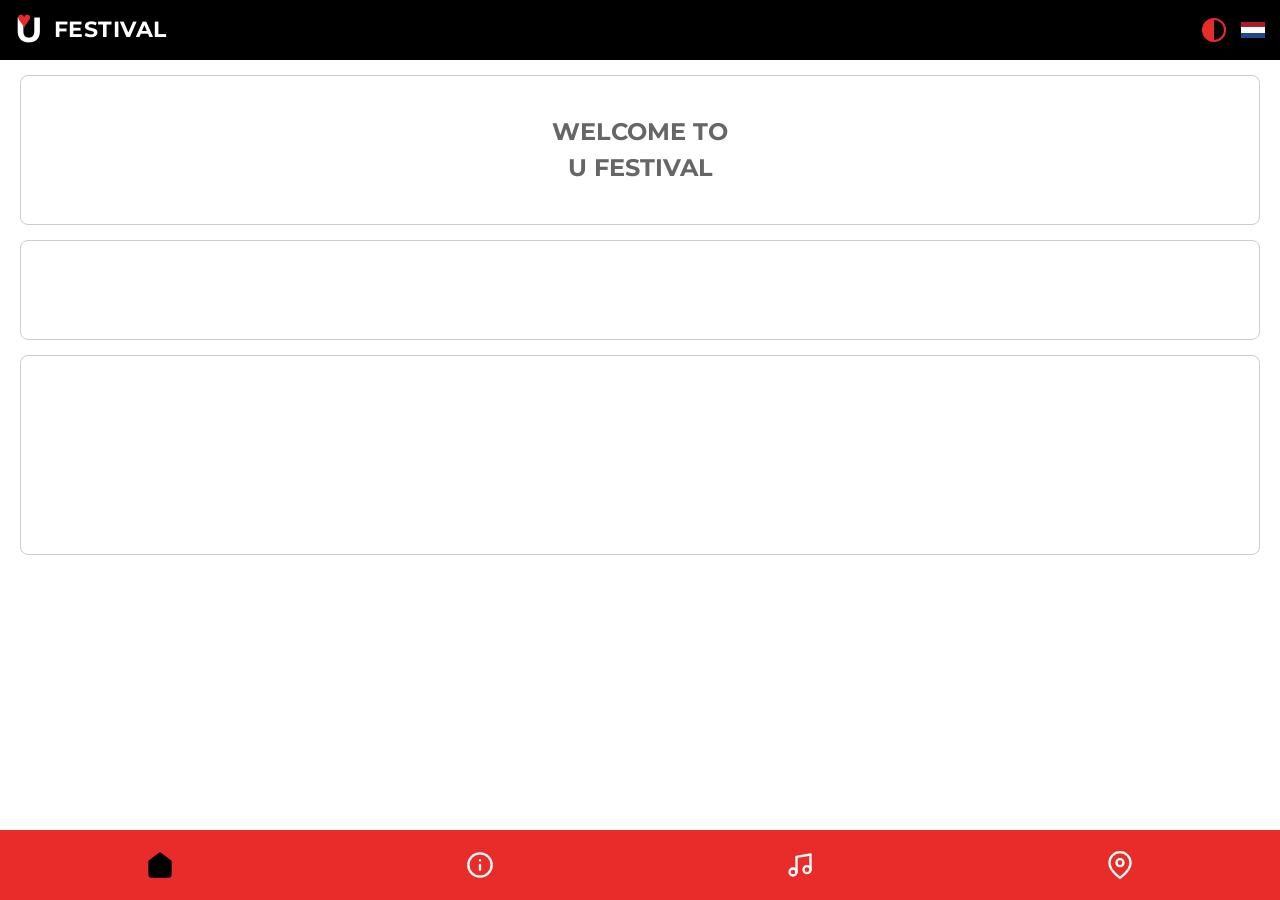
<file: index.html>
<!DOCTYPE html>
<html lang="nl" data-lang="nl">
<head>
  <meta charset="UTF-8">
  <meta name="viewport" content="width=device-width, initial-scale=1.0">
  <title>U Festival - Home</title>
  <link rel="manifest" href="manifest.json">
  <link rel="stylesheet" href="css/style.css">
</head>
<body>

  <!-- Header -->
  <header class="header">
    <div class="header__logo">
      <span class="header__logo-icon">U<span class="heart">♥</span></span>
      FESTIVAL
    </div>
    <div class="header__controls">
      <div class="theme-toggle" id="btn-theme"></div>
      <div class="lang-flag" id="btn-lang">
        <span></span><span></span><span></span>
      </div>
    </div>
  </header>

  <!-- Main Content (volgens wireframe 'Home') -->
  <main class="container">
    <div class="box-outline">WELCOME TO<br>U FESTIVAL</div>
    <div class="box-outline" style="min-height: 100px;"></div>
    <div class="box-outline" style="min-height: 200px;"></div>
  </main>

  <!-- Bottom Navigation -->
  <nav class="bottom-nav">
    <a href="index.html" class="nav-item active">
      <!-- Home SVG -->
      <svg class="nav-icon" viewBox="0 0 24 24"><path d="M3 9l9-7 9 7v11a2 2 0 0 1-2 2H5a2 2 0 0 1-2-2z"/><polyline points="9 22 9 12 15 12 15 22"/></svg>
    </a>
    <a href="info.html" class="nav-item">
      <!-- Info SVG -->
      <svg class="nav-icon nav-icon-info" viewBox="0 0 24 24"><circle cx="12" cy="12" r="10"/><line x1="12" y1="16" x2="12" y2="12"/><line x1="12" y1="8" x2="12.01" y2="8"/></svg>
    </a>
    <a href="programma.html" class="nav-item">
      <!-- Music SVG -->
      <svg class="nav-icon nav-icon-music" viewBox="0 0 24 24"><path d="M9 18V5l12-2v13"/><circle cx="6" cy="18" r="3"/><circle cx="18" cy="16" r="3"/></svg>
    </a>
    <a href="kaart.html" class="nav-item">
      <!-- Map Pin SVG -->
      <svg class="nav-icon" viewBox="0 0 24 24"><path d="M21 10c0 7-9 13-9 13s-9-6-9-13a9 9 0 0 1 18 0z"/><circle cx="12" cy="10" r="3"/></svg>
    </a>
  </nav>

  <script src="js/app.js"></script>
</body>
</html>
</file>
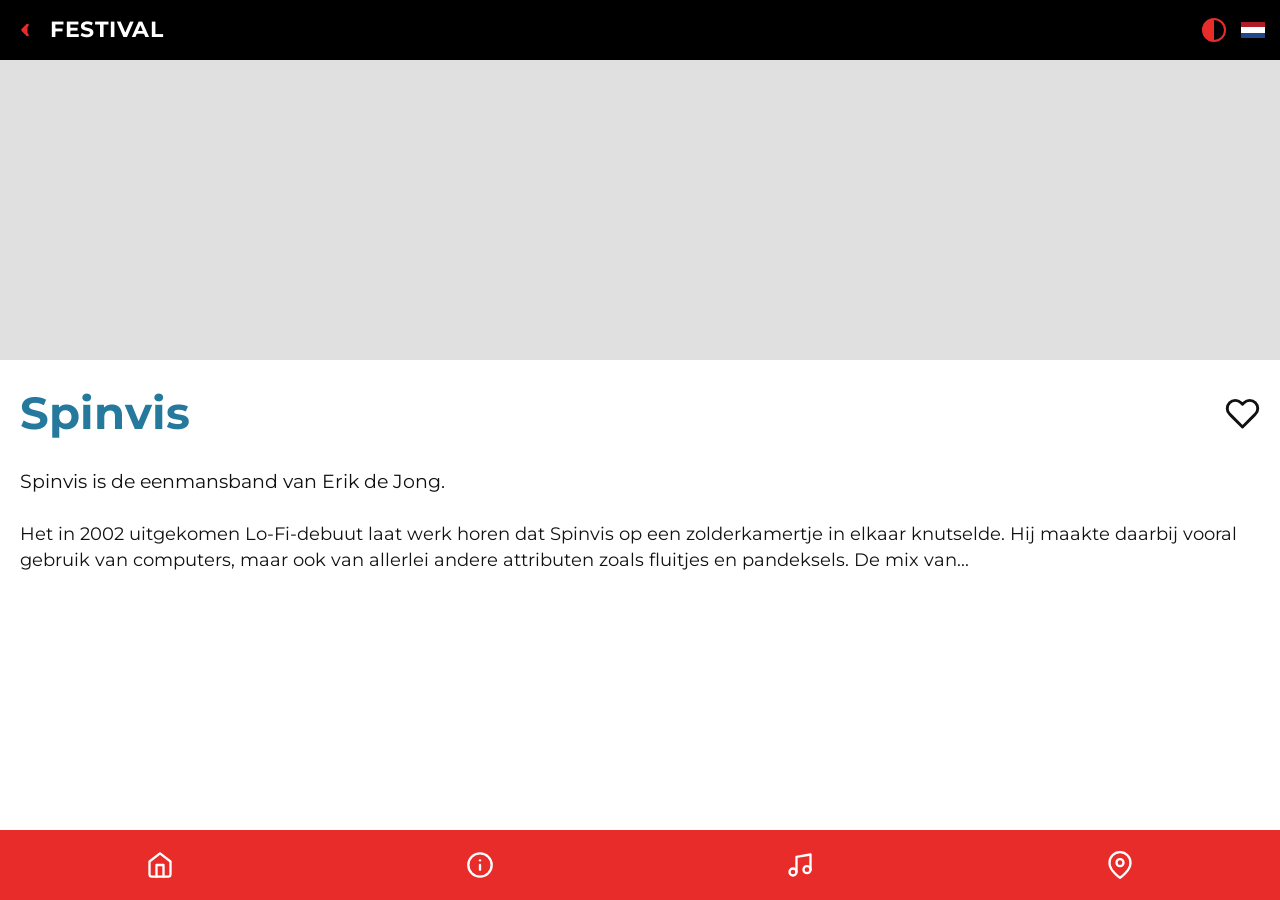
<file: artiest.html>
<!DOCTYPE html>
<html lang="nl" data-lang="nl">
<head>
  <meta charset="UTF-8">
  <meta name="viewport" content="width=device-width, initial-scale=1.0">
  <title>Spinvis - U Festival</title>
  <link rel="manifest" href="manifest.json">
  <link rel="stylesheet" href="css/style.css">
</head>
<body style="padding-top: var(--header-height);">

  <!-- Header (Terugknop) -->
  <header class="header header--back">
    <button class="header__back-btn" onclick="window.history.back()">
      <svg viewBox="0 0 24 24"><path d="M15 18l-6-6 6-6" stroke="currentColor" stroke-width="3" stroke-linecap="round" stroke-linejoin="round"/></svg>
    </button>
    <div class="header__logo">
      FESTIVAL
    </div>
    <div class="header__controls">
      <div class="theme-toggle" id="btn-theme"></div>
      <div class="lang-flag" id="btn-lang">
        <span></span><span></span><span></span>
      </div>
    </div>
  </header>

  <!-- Main Content (volgens screenshot 1: Spinvis) -->
  <main>
    <div class="hero-image">
      <!-- Placeholder that looks similar -->
      <img src="assets/design/iPhone 14 Pro Max – 1.png" style="width:100%; height:300px; object-fit:cover; display:none;" alt="Spinvis" id="actual-image">
      <!-- I will use a css background for now to simulate the image if the asset isn't ready as a cropped image -->
    </div>
    
    <div class="artist-header">
      <div class="artist-title">Spinvis</div>
      <svg viewBox="0 0 24 24" class="heart-outline"><path d="M20.84 4.61a5.5 5.5 0 0 0-7.78 0L12 5.67l-1.06-1.06a5.5 5.5 0 0 0-7.78 7.78l1.06 1.06L12 21.23l7.78-7.78 1.06-1.06a5.5 5.5 0 0 0 0-7.78z" stroke="currentColor" stroke-width="2" stroke-linejoin="round" fill="none"/></svg>
    </div>

    <div class="artist-details">
      <div class="artist-intro">
        Spinvis is de eenmansband van Erik de Jong.
      </div>

      <div class="artist-bio">
        <p>Het in 2002 uitgekomen Lo-Fi-debuut laat werk horen dat Spinvis op een zolderkamertje in elkaar knutselde. Hij maakte daarbij vooral gebruik van computers, maar ook van allerlei andere attributen zoals fluitjes en pandeksels. De mix van...</p>
      </div>
    </div>

  </main>

  <!-- Bottom Navigation -->
  <nav class="bottom-nav">
    <a href="index.html" class="nav-item">
      <!-- Home SVG -->
      <svg class="nav-icon" viewBox="0 0 24 24"><path d="M3 9l9-7 9 7v11a2 2 0 0 1-2 2H5a2 2 0 0 1-2-2z"/><polyline points="9 22 9 12 15 12 15 22"/></svg>
    </a>
    <a href="info.html" class="nav-item">
      <!-- Info SVG -->
      <svg class="nav-icon nav-icon-info" viewBox="0 0 24 24"><circle cx="12" cy="12" r="10"/><line x1="12" y1="16" x2="12" y2="12"/><line x1="12" y1="8" x2="12.01" y2="8"/></svg>
    </a>
    <a href="programma.html" class="nav-item">
      <!-- Music SVG -->
      <svg class="nav-icon nav-icon-music" viewBox="0 0 24 24"><path d="M9 18V5l12-2v13"/><circle cx="6" cy="18" r="3"/><circle cx="18" cy="16" r="3"/></svg>
    </a>
    <a href="kaart.html" class="nav-item">
      <!-- Map Pin SVG -->
      <svg class="nav-icon" viewBox="0 0 24 24"><path d="M21 10c0 7-9 13-9 13s-9-6-9-13a9 9 0 0 1 18 0z"/><circle cx="12" cy="10" r="3"/></svg>
    </a>
  </nav>

  <script src="js/app.js"></script>
</body>
</html>
</file>
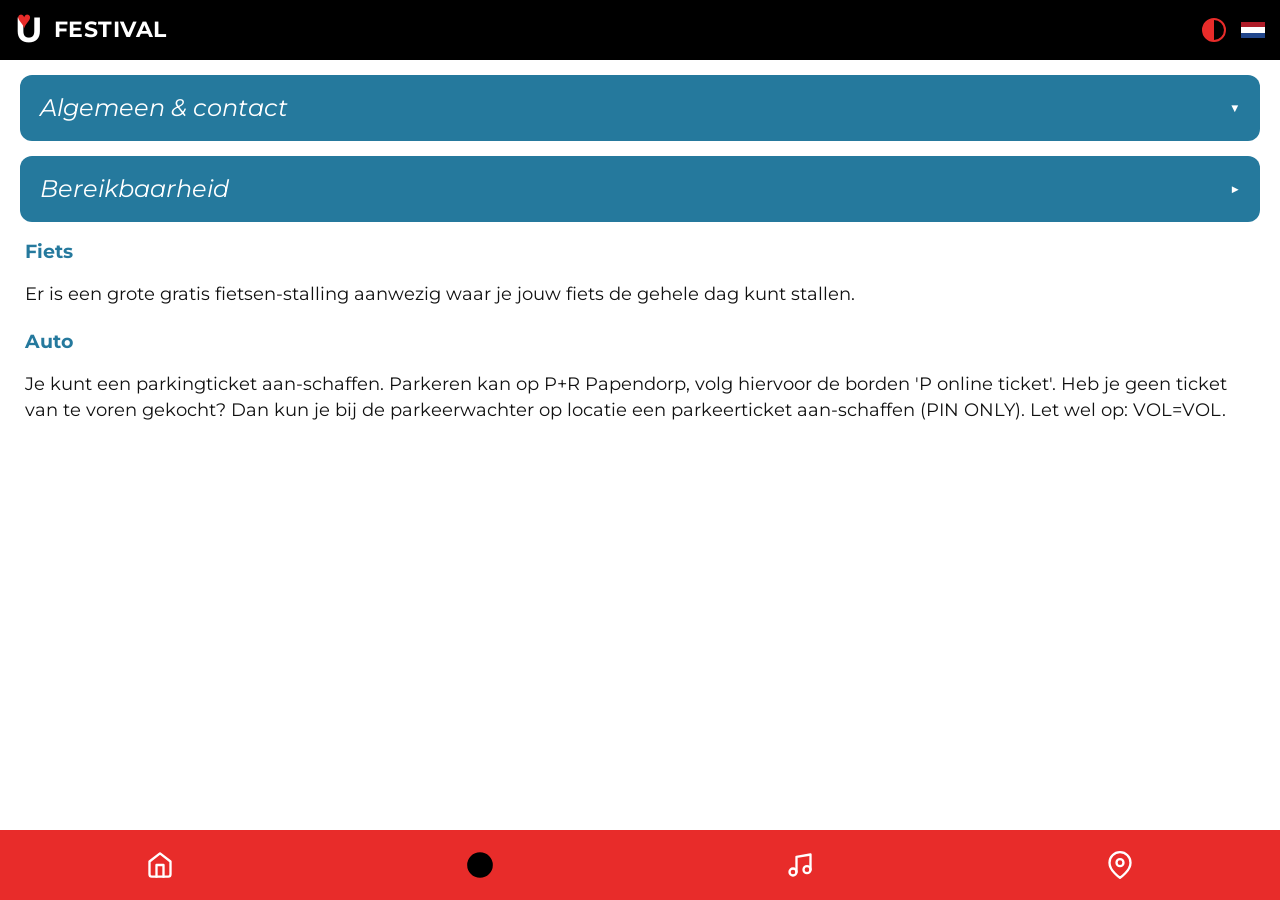
<file: info.html>
<!DOCTYPE html>
<html lang="nl" data-lang="nl">
<head>
  <meta charset="UTF-8">
  <meta name="viewport" content="width=device-width, initial-scale=1.0">
  <title>U Festival - Info</title>
  <link rel="manifest" href="manifest.json">
  <link rel="stylesheet" href="css/style.css">
</head>
<body>

  <!-- Header -->
  <header class="header">
    <div class="header__logo">
      <span class="header__logo-icon">U<span class="heart">♥</span></span>
      FESTIVAL
    </div>
    <div class="header__controls">
      <div class="theme-toggle" id="btn-theme"></div>
      <div class="lang-flag" id="btn-lang">
        <span></span><span></span><span></span>
      </div>
    </div>
  </header>

  <!-- Main Content (volgens screenshot 3: Info met accordeons) -->
  <main class="container">
    
    <div class="accordion">
      <div class="accordion__header">
        <span>Algemeen & contact</span>
        <span class="arrow">▼</span>
      </div>
      <div class="accordion__body" style="display: none;">
        <!-- In the design, this is collapsed -->
      </div>
    </div>

    <div class="accordion active">
      <div class="accordion__header">
        <span>Bereikbaarheid</span>
        <span class="arrow">▶</span>
      </div>
      <div class="accordion__body" style="display: block;">
        <h3>Fiets</h3>
        <p>Er is een grote gratis fietsen-stalling aanwezig waar je jouw fiets de gehele dag kunt stallen.</p>
        
        <h3>Auto</h3>
        <p>Je kunt een parkingticket aan-schaffen. Parkeren kan op P+R Papendorp, volg hiervoor de borden 'P online ticket'. Heb je geen ticket van te voren gekocht? Dan kun je bij de parkeerwachter op locatie een parkeerticket aan-schaffen (PIN ONLY). Let wel op: VOL=VOL.</p>
      </div>
    </div>

  </main>

  <!-- Bottom Navigation -->
  <nav class="bottom-nav">
    <a href="index.html" class="nav-item">
      <!-- Home SVG -->
      <svg class="nav-icon" viewBox="0 0 24 24"><path d="M3 9l9-7 9 7v11a2 2 0 0 1-2 2H5a2 2 0 0 1-2-2z"/><polyline points="9 22 9 12 15 12 15 22"/></svg>
    </a>
    <a href="info.html" class="nav-item active">
      <!-- Info SVG -->
      <svg class="nav-icon nav-icon-info" viewBox="0 0 24 24"><circle cx="12" cy="12" r="10"/><line x1="12" y1="16" x2="12" y2="12"/><line x1="12" y1="8" x2="12.01" y2="8"/></svg>
    </a>
    <a href="programma.html" class="nav-item">
      <!-- Music SVG -->
      <svg class="nav-icon nav-icon-music" viewBox="0 0 24 24"><path d="M9 18V5l12-2v13"/><circle cx="6" cy="18" r="3"/><circle cx="18" cy="16" r="3"/></svg>
    </a>
    <a href="kaart.html" class="nav-item">
      <!-- Map Pin SVG -->
      <svg class="nav-icon" viewBox="0 0 24 24"><path d="M21 10c0 7-9 13-9 13s-9-6-9-13a9 9 0 0 1 18 0z"/><circle cx="12" cy="10" r="3"/></svg>
    </a>
  </nav>

  <script src="js/app.js"></script>
</body>
</html>
</file>
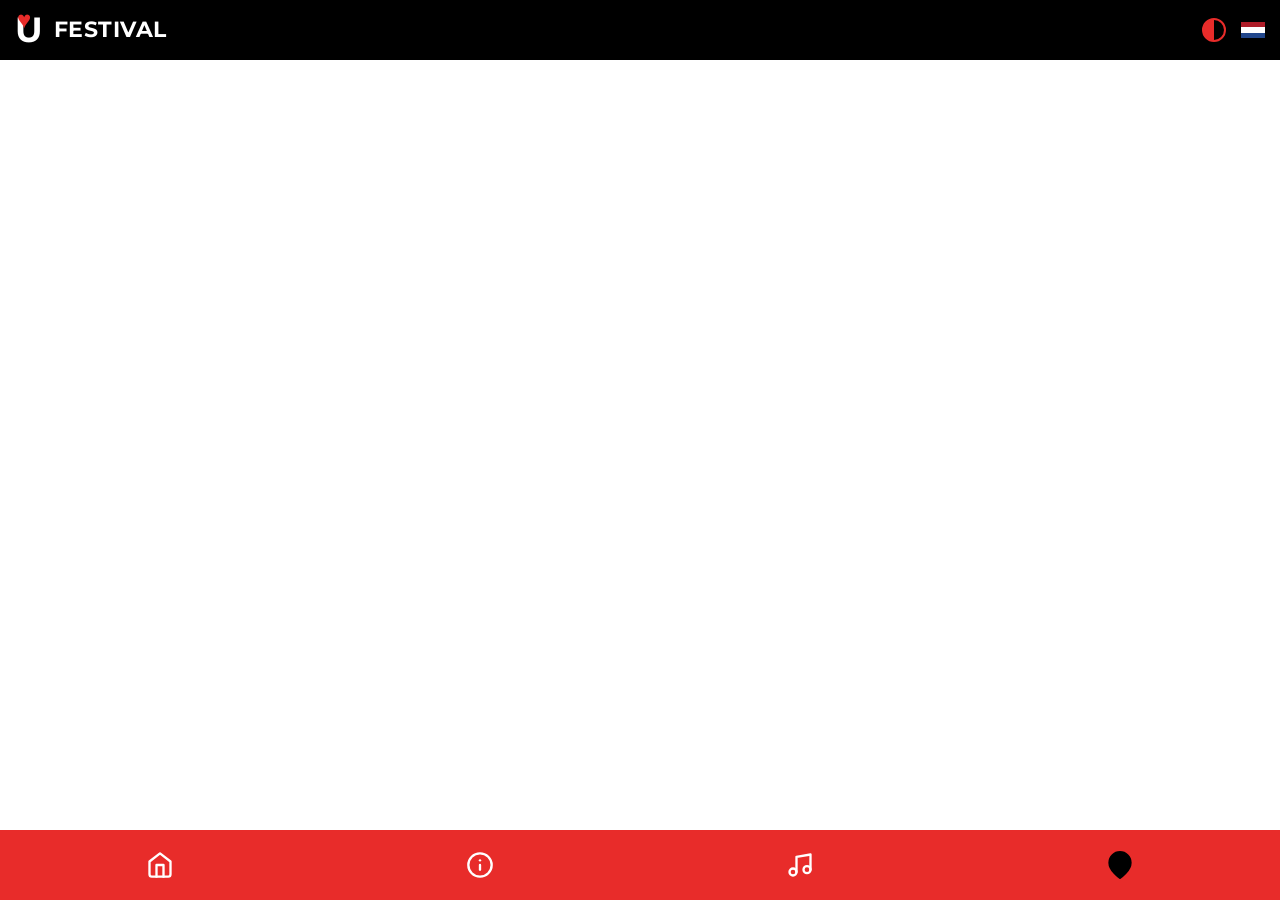
<file: kaart.html>
<!DOCTYPE html>
<html lang="nl" data-lang="nl">
<head>
  <meta charset="UTF-8">
  <meta name="viewport" content="width=device-width, initial-scale=1.0">
  <title>U Festival - Kaart</title>
  <link rel="manifest" href="manifest.json">
  <link rel="stylesheet" href="css/style.css">
</head>
<body>

  <!-- Header -->
  <header class="header">
    <div class="header__logo">
      <span class="header__logo-icon">U<span class="heart">♥</span></span>
      FESTIVAL
    </div>
    <div class="header__controls">
      <div class="theme-toggle" id="btn-theme"></div>
      <div class="lang-flag" id="btn-lang">
        <span></span><span></span><span></span>
      </div>
    </div>
  </header>

  <!-- Main Content (volgens wireframe 'Map') -->
  <main class="container" style="padding: 10px;">
    
    <div class="map-placeholder">
      <!-- Decoratieve lijnen om een map the simuleren (zoals in de wireframe) -->
      <div style="position: relative; width: 100%; height: 100%; overflow: hidden;">
        <!-- Lijnen -->
        <div style="position: absolute; top: 0; left: 30%; width: 2px; height: 100%; background: #DDD; transform: rotate(30deg);"></div>
        <div style="position: absolute; top: 0; left: 60%; width: 2px; height: 100%; background: #DDD; transform: rotate(30deg);"></div>
        <div style="position: absolute; top: 50%; left: -20%; width: 150%; height: 2px; background: #DDD; transform: rotate(-30deg);"></div>
        
        <!-- Gebouwen blokken -->
        <div style="position: absolute; top: 40%; left: 60%; width: 60px; height: 80px; background: #EEE; transform: rotate(-30deg); border: 1px solid #CCC;"></div>
        <div style="position: absolute; top: 70%; left: 20%; width: 50px; height: 50px; background: #EEE; transform: rotate(-30deg); border: 1px solid #CCC;"></div>
        
        <!-- You are here marker -->
        <div style="position: absolute; top: 55%; left: 50%; display: flex; flex-direction: column; align-items: center; text-align: center;">
          <div style="width: 16px; height: 16px; border: 3px solid #666; border-radius: 50%; background: #FAFAFA;">
            <div style="width: 6px; height: 6px; background: #666; border-radius: 50%; margin: 2px auto;"></div>
          </div>
          <div style="font-size: 0.7rem; color: #666; font-weight: bold; margin-top: 5px;">YOU<br>ARE HERE</div>
        </div>
      </div>
    </div>

  </main>

  <!-- Bottom Navigation -->
  <nav class="bottom-nav">
    <a href="index.html" class="nav-item">
      <!-- Home SVG -->
      <svg class="nav-icon" viewBox="0 0 24 24"><path d="M3 9l9-7 9 7v11a2 2 0 0 1-2 2H5a2 2 0 0 1-2-2z"/><polyline points="9 22 9 12 15 12 15 22"/></svg>
    </a>
    <a href="info.html" class="nav-item">
      <!-- Info SVG -->
      <svg class="nav-icon nav-icon-info" viewBox="0 0 24 24"><circle cx="12" cy="12" r="10"/><line x1="12" y1="16" x2="12" y2="12"/><line x1="12" y1="8" x2="12.01" y2="8"/></svg>
    </a>
    <a href="programma.html" class="nav-item">
      <!-- Music SVG -->
      <svg class="nav-icon nav-icon-music" viewBox="0 0 24 24"><path d="M9 18V5l12-2v13"/><circle cx="6" cy="18" r="3"/><circle cx="18" cy="16" r="3"/></svg>
    </a>
    <a href="kaart.html" class="nav-item active">
      <!-- Map Pin SVG -->
      <svg class="nav-icon" viewBox="0 0 24 24"><path d="M21 10c0 7-9 13-9 13s-9-6-9-13a9 9 0 0 1 18 0z"/><circle cx="12" cy="10" r="3"/></svg>
    </a>
  </nav>

  <script src="js/app.js"></script>
</body>
</html>
</file>
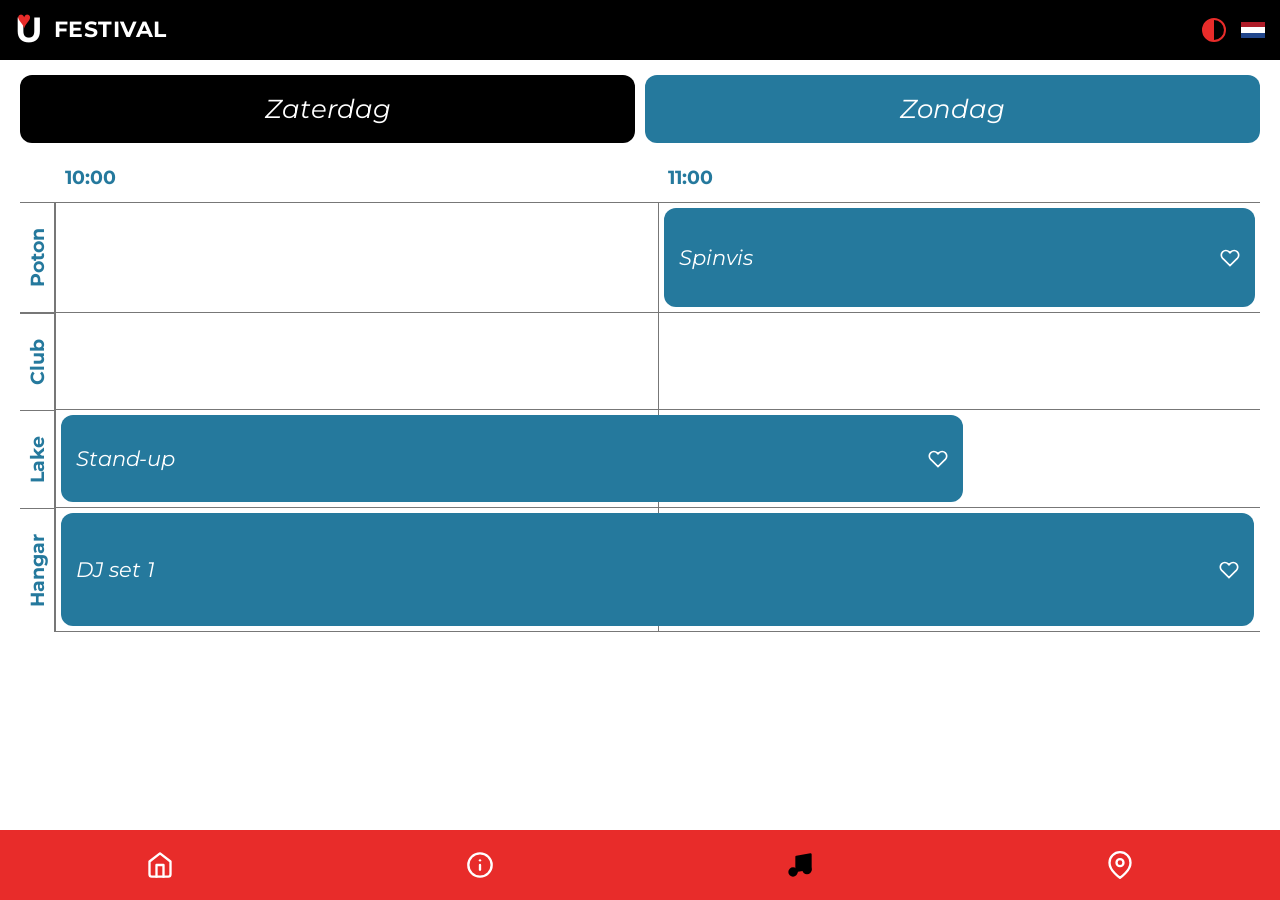
<file: programma.html>
<!DOCTYPE html>
<html lang="nl" data-lang="nl">
<head>
  <meta charset="UTF-8">
  <meta name="viewport" content="width=device-width, initial-scale=1.0">
  <title>U Festival - Programma</title>
  <link rel="manifest" href="manifest.json">
  <link rel="stylesheet" href="css/style.css">
</head>
<body>

  <!-- Header -->
  <header class="header">
    <div class="header__logo">
      <span class="header__logo-icon">U<span class="heart">♥</span></span>
      FESTIVAL
    </div>
    <div class="header__controls">
      <div class="theme-toggle" id="btn-theme"></div>
      <div class="lang-flag" id="btn-lang">
        <span></span><span></span><span></span>
      </div>
    </div>
  </header>

  <!-- Main Content (volgens screenshot 2: Programma) -->
  <main class="container">
    
    <div class="tabs">
      <div class="tab black">Zaterdag</div>
      <div class="tab petrol">Zondag</div>
    </div>

    <div class="schedule-grid">
      <!-- Header row (tijden) -->
      <div></div> <!-- empty corner -->
      <div class="time-header">10:00</div>
      <div class="time-header">11:00</div>

      <!-- Row 1: Poton -->
      <div class="stage-row">
        <div class="stage-name">Poton</div>
        <div class="schedule-cell"></div>
        <div class="schedule-cell">
          <a href="artiest.html" class="schedule-block">
            <span>Spinvis</span>
            <svg viewBox="0 0 24 24"><path d="M20.84 4.61a5.5 5.5 0 0 0-7.78 0L12 5.67l-1.06-1.06a5.5 5.5 0 0 0-7.78 7.78l1.06 1.06L12 21.23l7.78-7.78 1.06-1.06a5.5 5.5 0 0 0 0-7.78z"/></svg>
          </a>
        </div>
      </div>

      <!-- Row 2: Club -->
      <div class="stage-row">
        <div class="stage-name">Club</div>
        <div class="schedule-cell"></div>
        <div class="schedule-cell"></div>
      </div>

      <!-- Row 3: Lake -->
      <div class="stage-row">
        <div class="stage-name">Lake</div>
        <div class="schedule-cell">
          <div class="schedule-block span-2" style="width: 150%;">
            <span>Stand-up</span>
            <svg viewBox="0 0 24 24"><path d="M20.84 4.61a5.5 5.5 0 0 0-7.78 0L12 5.67l-1.06-1.06a5.5 5.5 0 0 0-7.78 7.78l1.06 1.06L12 21.23l7.78-7.78 1.06-1.06a5.5 5.5 0 0 0 0-7.78z"/></svg>
          </div>
        </div>
        <div class="schedule-cell"></div>
      </div>

      <!-- Row 4: Hangar -->
      <div class="stage-row">
        <div class="stage-name" style="border-bottom: 1px solid var(--color-grid-line);">Hangar</div>
        <div class="schedule-cell">
          <div class="schedule-block span-2">
            <span>DJ set 1</span>
            <svg viewBox="0 0 24 24"><path d="M20.84 4.61a5.5 5.5 0 0 0-7.78 0L12 5.67l-1.06-1.06a5.5 5.5 0 0 0-7.78 7.78l1.06 1.06L12 21.23l7.78-7.78 1.06-1.06a5.5 5.5 0 0 0 0-7.78z"/></svg>
          </div>
        </div>
        <div class="schedule-cell"></div>
      </div>
    </div>

  </main>

  <!-- Bottom Navigation -->
  <nav class="bottom-nav">
    <a href="index.html" class="nav-item">
      <!-- Home SVG -->
      <svg class="nav-icon" viewBox="0 0 24 24"><path d="M3 9l9-7 9 7v11a2 2 0 0 1-2 2H5a2 2 0 0 1-2-2z"/><polyline points="9 22 9 12 15 12 15 22"/></svg>
    </a>
    <a href="info.html" class="nav-item">
      <!-- Info SVG -->
      <svg class="nav-icon nav-icon-info" viewBox="0 0 24 24"><circle cx="12" cy="12" r="10"/><line x1="12" y1="16" x2="12" y2="12"/><line x1="12" y1="8" x2="12.01" y2="8"/></svg>
    </a>
    <a href="programma.html" class="nav-item active">
      <!-- Music SVG -->
      <svg class="nav-icon nav-icon-music" viewBox="0 0 24 24"><path d="M9 18V5l12-2v13"/><circle cx="6" cy="18" r="3"/><circle cx="18" cy="16" r="3"/></svg>
    </a>
    <a href="kaart.html" class="nav-item">
      <!-- Map Pin SVG -->
      <svg class="nav-icon" viewBox="0 0 24 24"><path d="M21 10c0 7-9 13-9 13s-9-6-9-13a9 9 0 0 1 18 0z"/><circle cx="12" cy="10" r="3"/></svg>
    </a>
  </nav>

  <script src="js/app.js"></script>
</body>
</html>
</file>
<file: css/style.css>
@import url('https://fonts.googleapis.com/css2?family=Montserrat:ital,wght@0,400;0,600;0,700;0,800;1,400;1,600&display=swap');

/* ============================================================
   Festival App – CSS Design System (Pixel Perfect)
   ============================================================ */

:root {
  --color-red: #E82C2A;
  --color-petrol: #25799D;
  --color-black: #000000;
  --color-white: #FFFFFF;
  --color-bg: #FFFFFF;
  --color-text: #111111;
  --color-grid-line: #777777;
  
  --font-family: 'Montserrat', 'Helvetica Neue', Helvetica, sans-serif;
  --nav-height: 70px;
  --header-height: 60px;
}

/* ---------- Reset & Base ---------- */
*, *::before, *::after {
  margin: 0;
  padding: 0;
  box-sizing: border-box;
}

html {
  font-size: 16px;
}

body {
  font-family: var(--font-family);
  background-color: var(--color-bg);
  color: var(--color-text);
  line-height: 1.5;
  padding-top: var(--header-height);
  padding-bottom: var(--nav-height);
  min-height: 100vh;
}

a {
  text-decoration: none;
  color: inherit;
}

.container {
  padding: 15px 20px;
}

/* ---------- Header ---------- */
.header {
  position: fixed;
  top: 0;
  left: 0;
  width: 100%;
  height: var(--header-height);
  background-color: var(--color-black);
  color: var(--color-white);
  display: flex;
  align-items: center;
  justify-content: space-between;
  padding: 0 15px;
  z-index: 1000;
}

.header__logo {
  display: flex;
  align-items: center;
  gap: 10px;
  font-weight: 700;
  font-size: 1.4rem;
  letter-spacing: 0.5px;
}

.header__logo-icon {
  position: relative;
  font-size: 2.2rem;
  font-weight: 700;
  line-height: 1;
  display: inline-block;
}

.header__logo-icon .heart {
  color: var(--color-red);
  position: absolute;
  top: -4px;
  left: 2px;
  font-size: 1.5rem;
}

.header__controls {
  display: flex;
  align-items: center;
  gap: 15px;
}

.theme-toggle {
  width: 24px;
  height: 24px;
  border-radius: 50%;
  background: linear-gradient(to right, var(--color-red) 50%, var(--color-black) 50%);
  border: 2px solid var(--color-red);
  display: inline-block;
}

.lang-flag {
  display: flex;
  flex-direction: column;
  width: 24px;
  height: 16px;
}
.lang-flag span {
  flex: 1;
  width: 100%;
}
.lang-flag span:nth-child(1) { background-color: #AE1C28; }
.lang-flag span:nth-child(2) { background-color: #FFFFFF; }
.lang-flag span:nth-child(3) { background-color: #21468B; }

/* ---------- Header (Back style for Artiest) ---------- */
.header--back .header__logo {
  flex: 1;
  justify-content: flex-start;
}

.header__back-btn {
  background: none;
  border: none;
  color: var(--color-red);
  font-size: 2rem;
  cursor: pointer;
  padding-right: 15px;
  display: flex;
  align-items: center;
}
.header__back-btn svg {
  fill: var(--color-red);
  width: 20px;
  height: 20px;
}


/* ---------- Footer Navigation ---------- */
.bottom-nav {
  position: fixed;
  bottom: 0;
  left: 0;
  width: 100%;
  height: var(--nav-height);
  background-color: var(--color-red);
  display: flex;
  justify-content: space-around;
  align-items: center;
  z-index: 1000;
}

.nav-item {
  display: flex;
  align-items: center;
  justify-content: center;
  width: 100%;
  height: 100%;
  padding-bottom: env(safe-area-inset-bottom);
}

.nav-icon {
  width: 28px;
  height: 28px;
  fill: none;
  stroke: var(--color-white);
  stroke-width: 2;
  stroke-linecap: round;
  stroke-linejoin: round;
}

.nav-item.active .nav-icon {
  stroke: var(--color-black);
  fill: var(--color-black); /* For filled icons like music note */
}
/* Special handling for active info and map */
.nav-item.active .nav-icon-info {
  stroke: var(--color-black);
}
.nav-item.active .nav-icon-music {
  stroke: var(--color-black);
  fill: var(--color-black);
}


/* ---------- Info Pagina (Accordeons) ---------- */
.accordion {
  margin-bottom: 15px;
}

.accordion__header {
  background-color: var(--color-petrol);
  color: var(--color-white);
  padding: 15px 20px;
  font-size: 1.5rem;
  font-style: italic;
  font-weight: 400;
  display: flex;
  justify-content: space-between;
  align-items: center;
  border-radius: 12px;
  cursor: pointer;
}

.accordion__header .arrow {
  font-size: 1rem;
  font-style: normal;
}

.accordion__body {
  display: none;
  padding: 15px 5px;
}

.accordion.active .accordion__body {
  display: block;
}

.accordion__body h3 {
  color: var(--color-petrol);
  font-size: 1.2rem;
  font-weight: 700;
  margin-bottom: 15px;
  margin-top: 20px;
}
.accordion__body h3:first-child {
  margin-top: 0;
}

.accordion__body p {
  font-size: 1.1rem;
  line-height: 1.5;
  color: var(--color-text);
  margin-bottom: 15px;
}


/* ---------- Programma Pagina ---------- */
.tabs {
  display: flex;
  gap: 10px;
  margin-bottom: 20px;
}

.tab {
  flex: 1;
  text-align: center;
  padding: 15px 0;
  font-size: 1.6rem;
  font-style: italic;
  font-weight: 400;
  color: var(--color-white);
  border-radius: 12px;
  cursor: pointer;
}

.tab.black { background-color: var(--color-black); }
.tab.petrol { background-color: var(--color-petrol); }

.schedule-grid {
  display: grid;
  grid-template-columns: 35px 1fr 1fr;
  gap: 0;
  margin-top: 10px;
}

.time-header {
  color: var(--color-petrol);
  font-weight: 700;
  font-size: 1.2rem;
  padding-bottom: 10px;
  text-align: left;
  padding-left: 10px;
}

.stage-row {
  display: contents;
}

.stage-name {
  color: var(--color-petrol);
  font-weight: 700;
  font-size: 1.2rem;
  display: flex;
  align-items: center;
  justify-content: center;
  writing-mode: vertical-rl;
  text-orientation: mixed;
  transform: rotate(180deg);
  padding: 25px 0;
}

.schedule-cell {
  border-left: 1px solid var(--color-grid-line);
  border-bottom: 1px solid var(--color-grid-line);
  padding: 5px;
  position: relative;
  min-height: 90px;
}
/* Top border for the first row of cells */
.stage-row:nth-child(4) .schedule-cell,
.stage-row:nth-child(4) .stage-name {
  border-top: 1px solid var(--color-grid-line);
}
.stage-name {
  border-bottom: 1px solid var(--color-grid-line);
  border-left: 1px solid var(--color-grid-line);
}

.schedule-block {
  background-color: var(--color-petrol);
  color: var(--color-white);
  border-radius: 12px;
  padding: 15px;
  font-style: italic;
  font-size: 1.3rem;
  display: flex;
  justify-content: space-between;
  align-items: center;
  position: absolute;
  top: 5px;
  bottom: 5px;
  left: 5px;
  right: 5px;
  z-index: 10;
}

.schedule-block.span-2 {
  right: -100%;
  width: calc(200% - 10px);
}

.schedule-block svg {
  width: 20px;
  height: 20px;
  fill: none;
  stroke: var(--color-white);
  stroke-width: 2;
}

/* ---------- Artiest Detail Pagina ---------- */
.hero-image {
  width: 100%;
  height: 300px;
  background-color: #E0E0E0;
  background-image: url('https://images.unsplash.com/photo-1593697821252-0c9137d9fc45?ixlib=rb-4.0.3&auto=format&fit=crop&w=800&q=80'); /* Placeholder die lijkt op Spinvis */
  background-size: cover;
  background-position: center;
  display: block;
}

.artist-header {
  display: flex;
  justify-content: space-between;
  align-items: center;
  padding: 20px;
}

.artist-title {
  color: var(--color-petrol);
  font-size: 2.8rem;
  font-weight: 700;
}

.artist-header svg {
  width: 35px;
  height: 35px;
  fill: none;
  stroke: var(--color-red);
  stroke-width: 2;
}

.artist-details {
  padding: 0 20px 20px 20px;
}

.artist-intro {
  font-size: 1.2rem;
  line-height: 1.5;
  margin-bottom: 25px;
}

.artist-bio {
  font-size: 1.1rem;
  line-height: 1.5;
  color: var(--color-text);
}

/* Home / Map shells */
.box-outline {
  border: 1px solid #CCC;
  border-radius: 8px;
  padding: 30px;
  text-align: center;
  margin-bottom: 15px;
  font-size: 1.5rem;
  font-weight: bold;
  color: #666;
  min-height: 150px;
  display: flex;
  align-items: center;
  justify-content: center;
}

/* Utilities */
[data-lang="nl"] .lang-en { display: none !important; }
[data-lang="en"] .lang-nl { display: none !important; }
</file>
